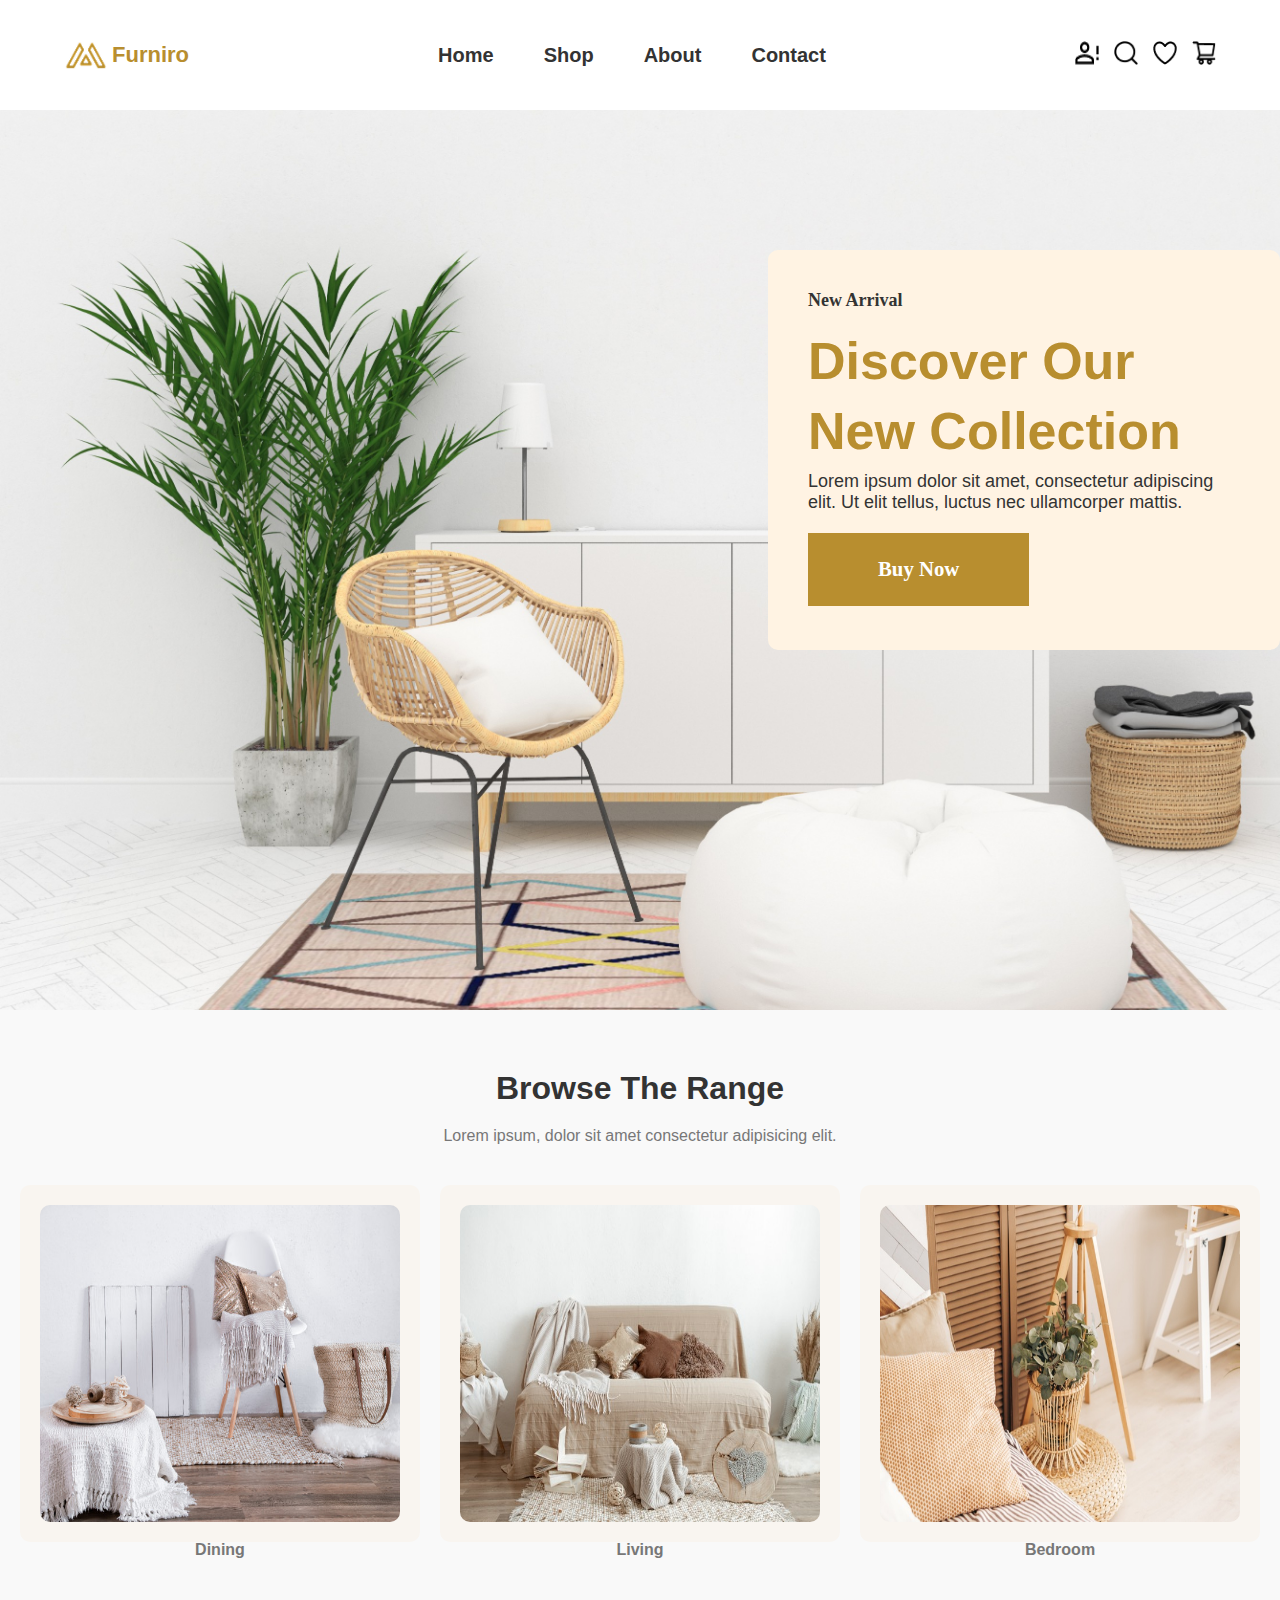
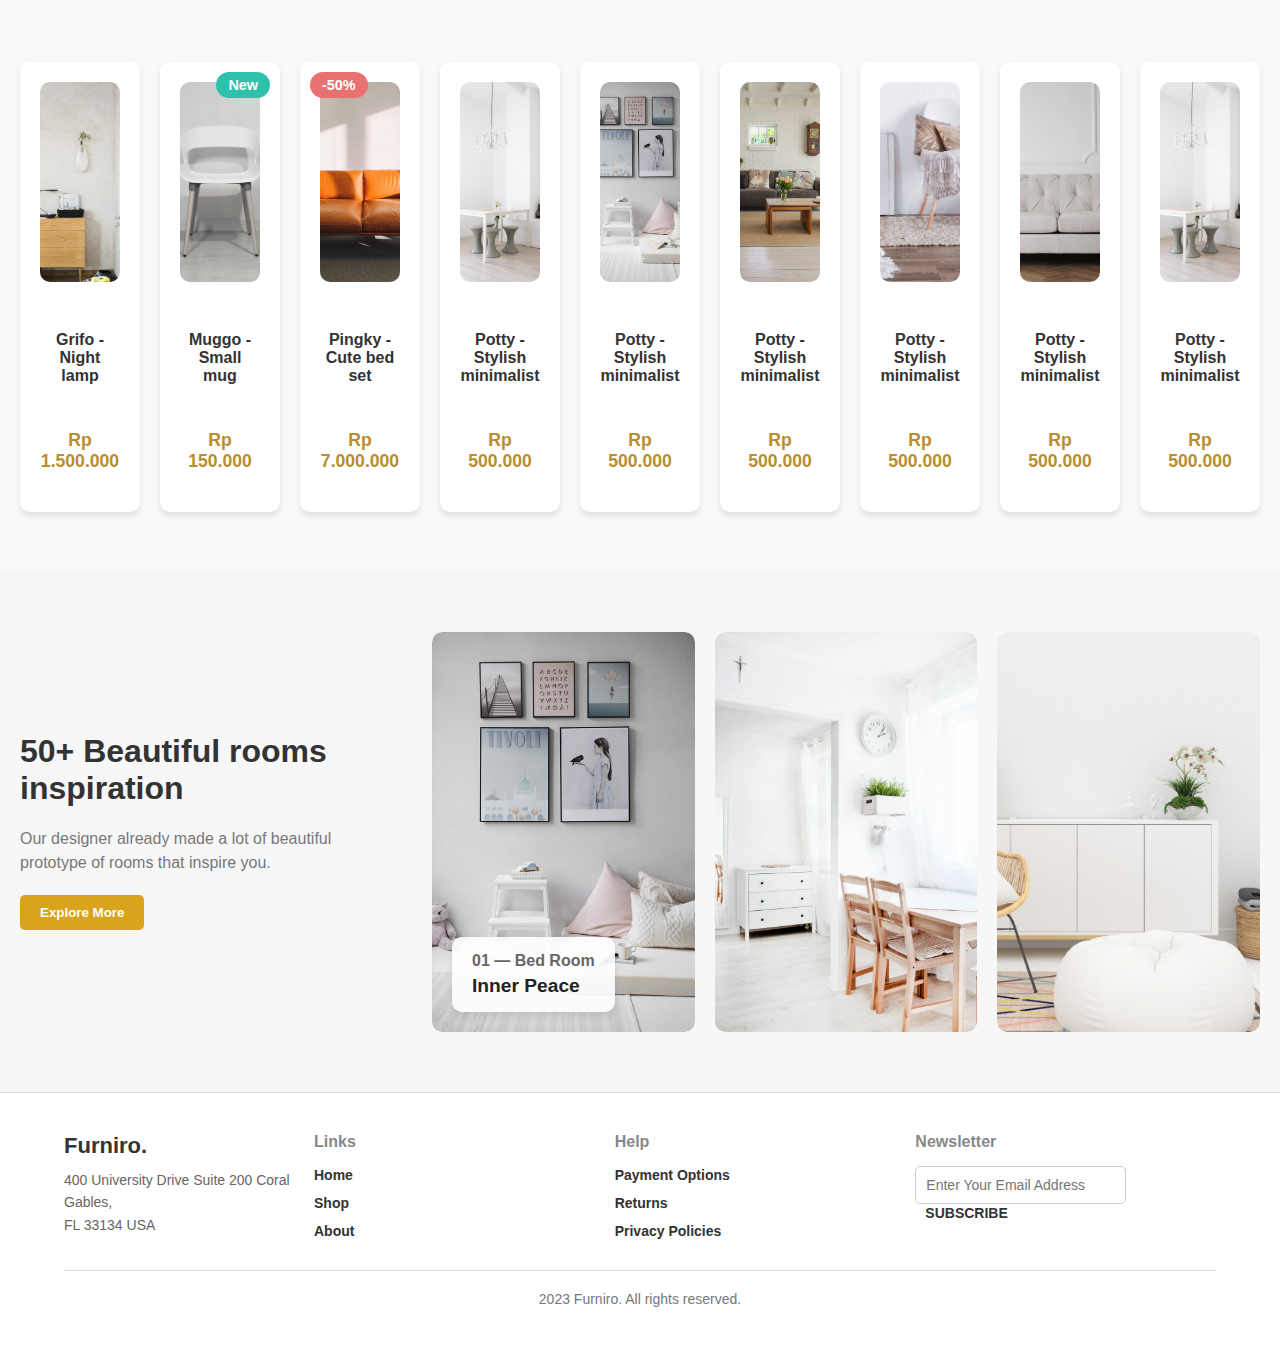
<file: index.html>
<!DOCTYPE html>
<html lang="en">
<head>
    <meta charset="UTF-8">
    <meta name="viewport" content="width=device-width, initial-scale=1.0">
    <title>Furniro - Home</title>
    <link rel="stylesheet" href="style.css">
</head>
<body>
    <header>
        <div class="logo-container">
            <img src="svg2/Meubel House_Logos-05.png" alt="Logo" width="43" height="30">
            <div class="logo">Furniro</div>
        </div>
        <nav>
            <ul>
                <li><a href="#">Home</a></li>
                <li><a href="shop.html">Shop</a></li>
                <li><a href="#">About</a></li>
                <li><a href="#">Contact</a></li>
            </ul>
        </nav>
        <div class="icons">
            <span><img src="svg2/Vector (1).png" alt="Account"></span>
            <span><img src="svg2/Vector (2).png" alt="Search"></span>
            <span><img src="svg2/Vector(4).png" alt="Wishlist"></span>
            <span><img src="svg2/Vector.png" alt="Cart"></span>
        </div>
    </header>
    
    <section class="banner">
        <div class="banner-text">
            <p class="small-text">New Arrival</p>
            <h2>Discover Our</h2>
            <h2>New Collection</h2>
            <p>Lorem ipsum dolor sit amet, consectetur adipiscing elit. Ut elit tellus, luctus nec ullamcorper mattis.</p>
            <button><h5>Buy Now</h5></button>
        </div>
    </section>
    
    
    <section class="categories">
        <h2>Browse The Range</h2>
        <p>Lorem ipsum, dolor sit amet consectetur adipisicing elit.</p>
        <div class="category-grid">
            <div class="category">
                <img src="images/4bdba3a6bef9d68df2d9a06e32e96c61.png" alt="Dining">
                <p>Dining</p>
            </div>
            <div class="category">
                <img src="images/f3961ca2b1edab00f7a7640b3c2ed666.png" alt="Living">
                <p>Living</p>
            </div>
            <div class="category">
                <img src="images/ec6e291e21c9694ce22e6c5b50d777fe.png" alt="Bedroom">
                <p>Bedroom</p>
            </div>
        </div>
    </section>
    
    <section class="products">
        <div class="product-grid">
      
          <!-- Product 5 -->
          <div class="product">
            <img src="images/25a06a33769af9bf5fe8f8ed81ce75d8.png" alt="Grifo">
            <div class="product-overlay">
              <button>Add to cart</button>
              <div class="product-actions">
                <span>Share</span>
                <span>Compare</span>
                <span>Like</span>
              </div>
            </div>
            <p class="product-name">Grifo - Night lamp</p>
            <p class="product-price">Rp 1.500.000</p>
          </div>
      
          <!-- Product 6 -->
          <div class="product">
            <img src="images/bdb0310fb379a6b1828809d2c0652533.png" alt="Muggo">
            <div class="new-tag">New</div>
            <div class="product-overlay">
              <button>Add to cart</button>
              <div class="product-actions">
                <span>Share</span>
                <span>Compare</span>
                <span>Like</span>
              </div>
            </div>
            <p class="product-name">Muggo - Small mug</p>
            <p class="product-price">Rp 150.000</p>
          </div>
      
          <!-- Product 7 -->
          <div class="product">
            <img src="images/3d98b27fb98ee49958d7089f10d39dfe.jpg" alt="Pingky">
            <div class="discount">-50%</div>
            <div class="product-overlay">
              <button>Add to cart</button>
              <div class="product-actions">
                <span>Share</span>
                <span>Compare</span>
                <span>Like</span>
              </div>
            </div>
            <p class="product-name">Pingky - Cute bed set</p>
            <p class="product-price">Rp 7.000.000</p>
          </div>
      
          <!-- Product 8 -->
          <div class="product">
            <img src="images/43eebd52ea72d60650f31030ec4bf7e6.png" alt="Potty">
            <div class="product-overlay">
              <button>Add to cart</button>
              <div class="product-actions">
                <span>Share</span>
                <span>Compare</span>
                <span>Like</span>
              </div>
            </div>
            <p class="product-name">Potty - Stylish minimalist</p>
            <p class="product-price">Rp 500.000</p>
          </div>
      
          <div class="product">
            <img src="images/4961c3801f4c07439f27b13468e5e545.png" alt="Potty">
            <div class="product-overlay">
              <button>Add to cart</button>
              <div class="product-actions">
                <span>Share</span>
                <span>Compare</span>
                <span>Like</span>
              </div>
            </div>
            <p class="product-name">Potty - Stylish minimalist</p>
            <p class="product-price">Rp 500.000</p>
          </div>

          <div class="product">
            <img src="images/4a5dbc0c29efbae1beca6ab40dd9b598.jpg" alt="Potty">
            <div class="product-overlay">
              <button>Add to cart</button>
              <div class="product-actions">
                <span>Share</span>
                <span>Compare</span>
                <span>Like</span>
              </div>
            </div>
            <p class="product-name">Potty - Stylish minimalist</p>
            <p class="product-price">Rp 500.000</p>
          </div>

          <div class="product">
            <img src="images//4bdba3a6bef9d68df2d9a06e32e96c61.png" alt="Potty">
            <div class="product-overlay">
              <button>Add to cart</button>
              <div class="product-actions">
                <span>Share</span>
                <span>Compare</span>
                <span>Like</span>
              </div>
            </div>
            <p class="product-name">Potty - Stylish minimalist</p>
            <p class="product-price">Rp 500.000</p>
          </div>

          <div class="product">
            <img src="images//7c62fb49f7d4a1a6a5dc5959b40150ed.png" alt="Potty">
            <div class="product-overlay">
                
              <button>Add to cart</button>
              <div class="new-tag">New</div>
              <div class="product-actions">
                <span>Share</span>
                <span>Compare</span>
                <span>Like</span>
              </div>
            </div>
            <p class="product-name">Potty - Stylish minimalist</p>
            <p class="product-price">Rp 500.000</p>
          </div>

          <div class="product">
            <img src="images/43eebd52ea72d60650f31030ec4bf7e6.png" alt="Potty">
            <div class="product-overlay">
              <button>Add to cart</button>
              <div class="product-actions">
                <span>Share</span>
                <span>Compare</span>
                <span>Like</span>
              </div>
            </div>
            <p class="product-name">Potty - Stylish minimalist</p>
            <p class="product-price">Rp 500.000</p>
          </div>
        </div>
      </section>
      
    </section>

    <section class="inspiration">
        <div class="inspiration-text">
          <h2>50+ Beautiful rooms inspiration</h2>
          <p>Our designer already made a lot of beautiful prototype of rooms that inspire you.</p>
          <button>Explore More</button>
        </div>
      
        <div class="inspiration-grid">
          <div class="inspiration-item">
            <img src="images/4961c3801f4c07439f27b13468e5e545.png" alt="Room 1">
            <div class="inspiration-overlay">
              <h4>01 — Bed Room</h4>
              <p>Inner Peace</p>
            </div>
          </div>
      
          <div class="inspiration-item">
            <img src="images/d1b18b523420e79dda1e92951ecde49b.png" alt="Room 2">
          </div>
      
          <div class="inspiration-item">
            <img src="images/a11f805aade2224f1d6658764a2395df.jpg" alt="Room 3">
          </div>
        </div>
      </section>
      
      <footer>
        <div class="footer-content">
            <div class="footer-left">
                <h3>Furniro.</h3>
                <p>400 University Drive Suite 200 Coral Gables,<br> FL 33134 USA</p>
            </div>
            <div class="footer-links">
                <h4>Links</h4>
                <ul>
                    <li><a href="#">Home</a></li>
                    <li><a href="#">Shop</a></li>
                    <li><a href="#">About</a></li>
                </ul>
            </div>
            <div class="footer-help">
                <h4>Help</h4>
                <ul>
                    <li><a href="#">Payment Options</a></li>
                    <li><a href="#">Returns</a></li>
                    <li><a href="#">Privacy Policies</a></li>
                </ul>
            </div>
            <div class="newsletter">
                <h4>Newsletter</h4>
                <input type="email" placeholder="Enter Your Email Address">
                <button>SUBSCRIBE</button>
            </div>
        </div>
        <p class="footer-bottom">2023 Furniro. All rights reserved.</p>
    </footer>
</body>
</html>
</file>
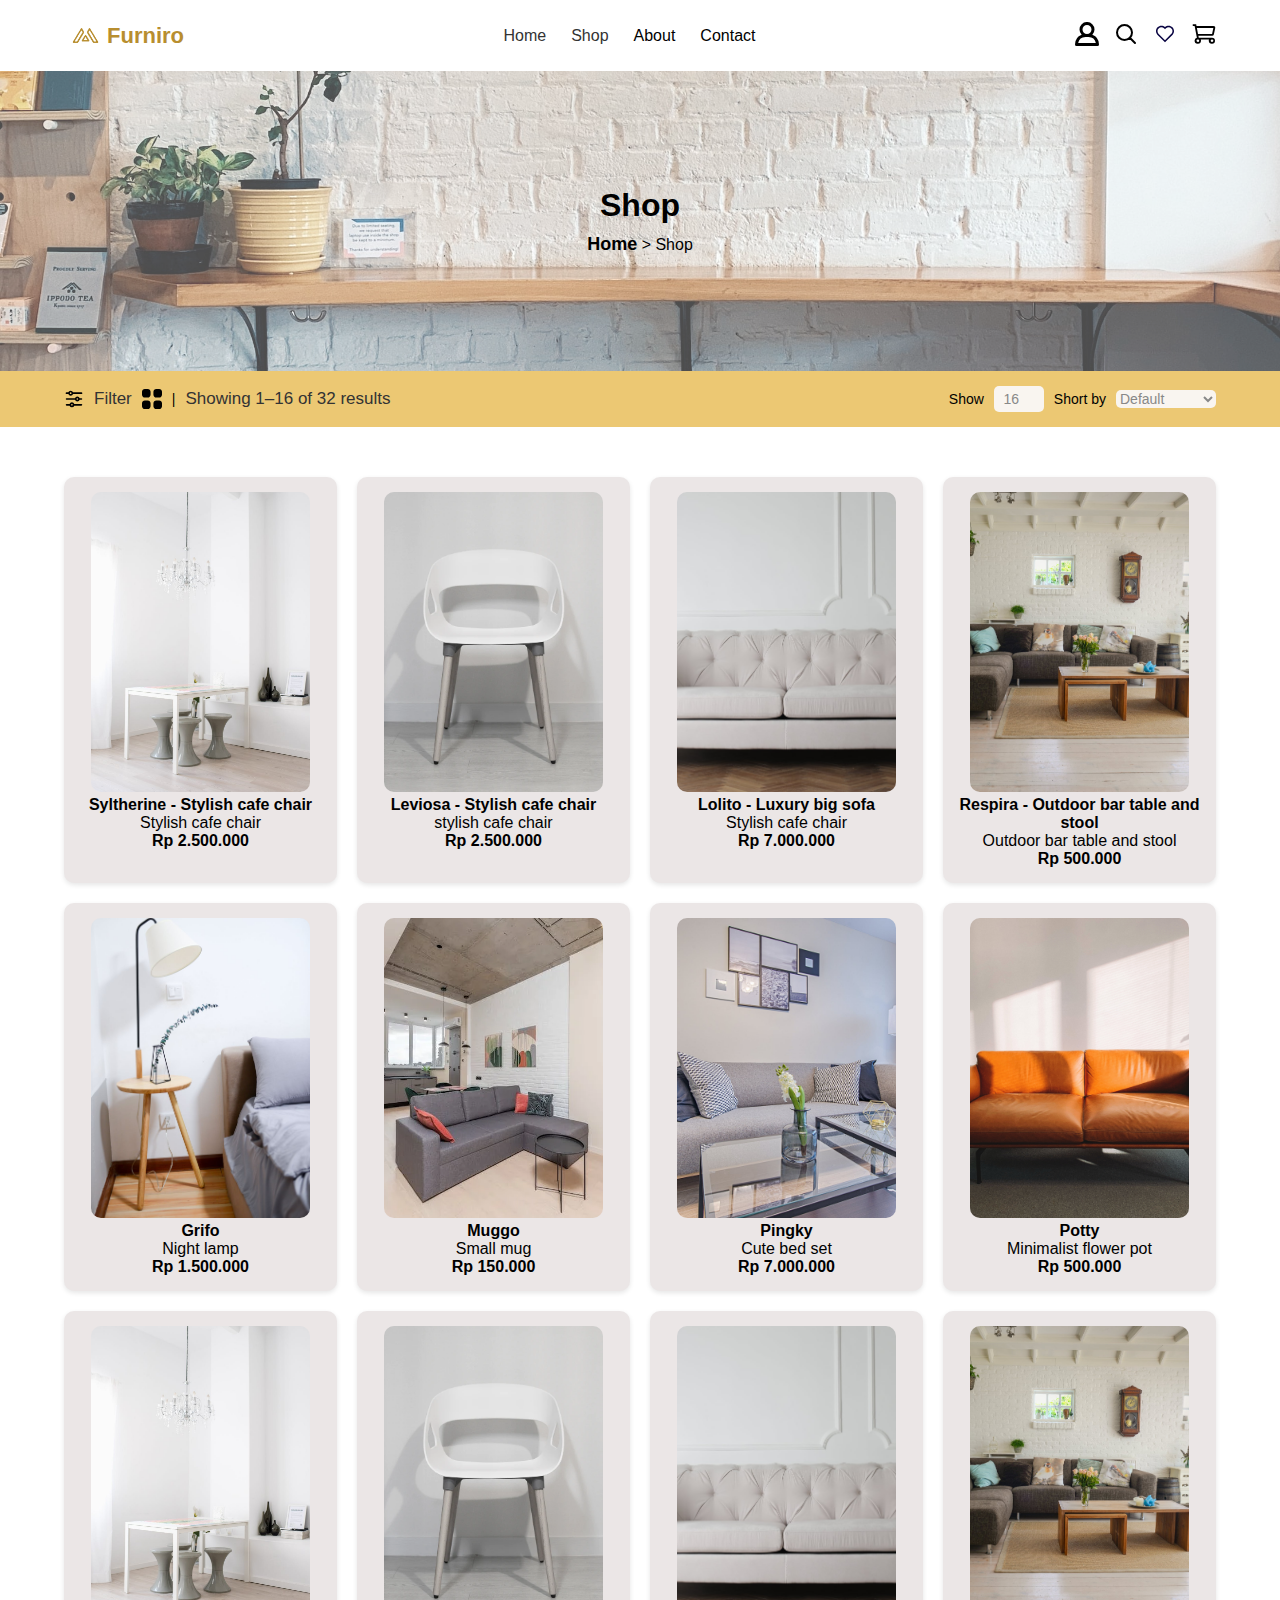
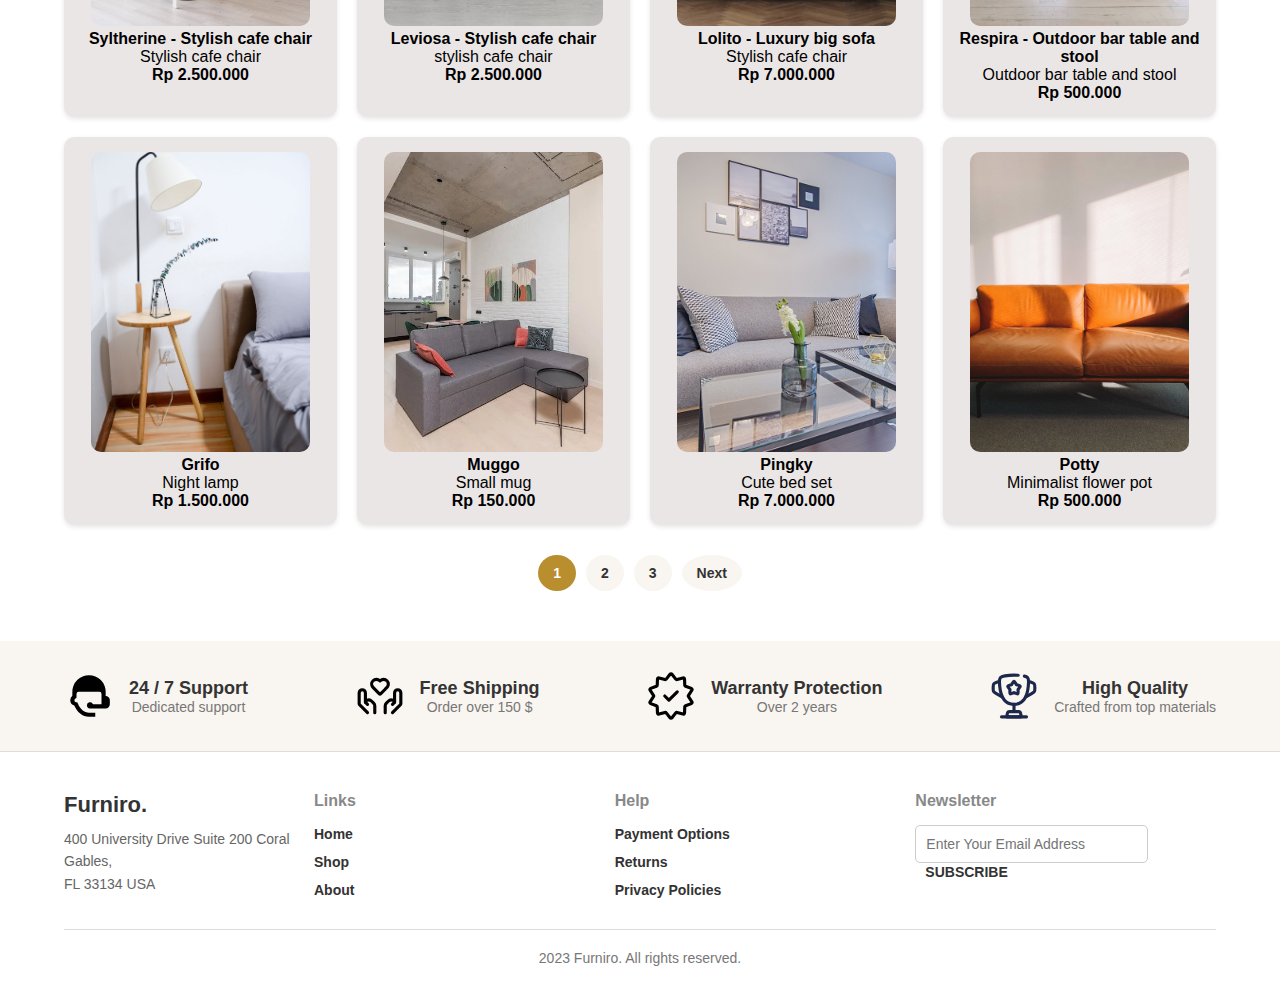
<file: shop.html>
<!DOCTYPE html>
<html lang="en">
<head>
    <meta charset="UTF-8">
    <meta name="viewport" content="width=device-width, initial-scale=1.0">
    <title>Shop - Furniro</title>
    <link rel="stylesheet" href="shop.css">
</head>
<body>
    <!-- النافبار -->
    <header>
        <div class="navbar">
            <!-- اللوغو -->
            <div class="logo-container">
                <img src="images/a74736d502746301ed573ed8940fc322.png" alt="Logo" width="43" height="41">
                <div class="logo">Furniro</div>
            </div>

            <!-- القائمة -->
            <nav>
                <ul>
                    <li><a href="index.html">Home</a></li>
                    <li><a href="shop.html" class="active">Shop</a></li>
                    <li>About</li>
                    <li>Contact</li>
                </ul>
            </nav>

            <!-- الأيقونات -->
            <div class="icons">
                <span><img src="svg/account-avatar-person-svgrepo-com.svg" alt="Account" width="24" height="24"></span>
                <span><img src="svg/search-svgrepo-com.svg" alt="Search" width="24" height="24"></span>
                <span><img src="svg/favorite-svgrepo-com.svg" alt="Wishlist" width="24" height="24"></span>
                <span><img src="svg/shopping-cart-svgrepo-com.svg" alt="Cart" width="24" height="24"></span>
            </div>
        </div>
    </header>

    <!-- قسم الهيدر مع الخلفية -->
    <section class="background-container">
        <div class="overlay-content">
            <h1>Shop</h1>
            <p><a href="index.html">Home</a> > Shop</p>
        </div>
    </section>

    <!-- شريط التحكم -->
    <section class="shop-toolbar">
        <div class="toolbar-left">
            <img src="svg/filter-horizontal-svgrepo-com.svg" alt="Filter" class="icon">
            <span>Filter</span>
            <img src="svg/grid-svgrepo-com.svg" alt="Grid View" class="icon">
            | <span>Showing 1–16 of 32 results</span> 
        </div>
        <div class="toolbar-right">
            <label for="show">Show</label>
            <input type="number" id="show" value="16">
        
            <label for="sort">Short by</label>
            <select id="sort">
                <option value="default">Default</option>
            </select>
        </div>
    </section>


    <section class="products">
        <div class="product-grid">
            <!-- Product 1 -->
            <div class="product">
                <img src="images/43eebd52ea72d60650f31030ec4bf7e6.png" alt="Syltherine">
                <div class="product-overlay">
                    <button>
                        <a href="pro.html">Add to cart</a>
                    </button>
                    <div class="product-actions">
                        <span class="share">Share</span>
                        <span class="compare">Compare</span>
                        <span class="like">Like</span>
                    </div>
                </div>
                <p class="product-name">Syltherine - Stylish cafe chair</p>
                <p class="lone">Stylish cafe chair</p>
                <p class="product-name">Rp 2.500.000</p>
            </div>
    
            <!-- Product 2 -->
            <div class="product">
                <img src="images/bdb0310fb379a6b1828809d2c0652533.png" alt="Leviosa">
                <div class="product-overlay">
                    <button>Add to cart</button>
                    <div class="product-actions">
                        <span class="share">Share</span>
                        <span class="compare">Compare</span>
                        <span class="like">Like</span>
                    </div>
                </div>
                <p class="product-name">Leviosa - Stylish cafe chair</p>
                <p class="lone">stylish cafe chair </p>
                <p class="product-name">Rp 2.500.000</p>
            </div>
    
            <!-- Product 3 -->
            <div class="product">
                <img src="images/7c62fb49f7d4a1a6a5dc5959b40150ed.png" alt="Lolito">
                <div class="product-overlay">
                    <button>Add to cart</button>
                    <div class="product-actions">
                        <span class="share">Share</span>
                        <span class="compare">Compare</span>
                        <span class="like">Like</span>
                    </div>
                </div>
                <p class="product-name">Lolito - Luxury big sofa</p>
                <p class="lone">Stylish cafe chair</p>
                <p class="product-name">Rp 7.000.000</p>
            </div>
    
            <!-- Product 4 -->
            <div class="product">
                <img src="images/4a5dbc0c29efbae1beca6ab40dd9b598.jpg" alt="Respira">
                <div class="product-overlay">
                    <button>Add to cart</button>
                    <div class="product-actions">
                        <span class="share">Share</span>
                        <span class="compare">Compare</span>
                        <span class="like">Like</span>
                    </div>
                </div>
                <p class="product-name">Respira - Outdoor bar table and stool</p>
                <p class="lone">Outdoor bar table and stool</p>
                <p class="product-name">Rp 500.000</p>
            </div>
    
            <!-- Product 5 -->
            <div class="product">
                <img src="images/a7c05024ab4e27374edb12195b6559e2.png" alt="Grifo">
                <div class="product-overlay">
                    <button>Add to cart</button>
                    <div class="product-actions">
                        <span class="share">Share</span>
                        <span class="compare">Compare</span>
                        <span class="like">Like</span>
                    </div>
                </div>
                <p class="product-name">Grifo</p>
                <p class="lone">Night lamp </p>
                <p class="product-name">Rp 1.500.000</p>
            </div>
    
            <!-- Product 6 -->
            <div class="product">
                <img src="images/ea43a4c55f9e28aa3592f17ff47a4303.png" alt="Muggo">
                <div class="product-overlay">
                    <button>Add to cart</button>
                    <div class="product-actions">
                        <span class="share">Share</span>
                        <span class="compare">Compare</span>
                        <span class="like">Like</span>
                    </div>
                </div>
                <p class="product-name">Muggo</p>
                <p class="lone">Small mug</p>
                <p class="product-name">Rp 150.000</p>
            </div>
    
            <!-- Product 7 -->
            <div class="product">
                <img src="images/e77ede2f478b2f26210bd264978981f6.jpg" alt="Pingky">
                <div class="product-overlay">
                    <button>Add to cart</button>
                    <div class="product-actions">
                        <span class="share">Share</span>
                        <span class="compare">Compare</span>
                        <span class="like">Like</span>
                    </div>
                </div>
                <p class="product-name">Pingky</p>
                <p class="lone">Cute bed set</p>
                <p class="product-name">Rp 7.000.000</p>
            </div>
    
            <!-- Product 8 -->
            <div class="product">
                <img src="images/3d98b27fb98ee49958d7089f10d39dfe.jpg" alt="Potty">
                <div class="product-overlay">
                    <button>Add to cart</button>
                    <div class="product-actions">
                        <span class="share">Share</span>
                        <span class="compare">Compare</span>
                        <span class="like">Like</span>
                    </div>
                </div>
                <p class="product-name">Potty</p>
                <p class="lone">Minimalist flower pot</p>
                <p class="product-name">Rp 500.000</p>
            </div>
            <!-- Product 1 -->
            <div class="product">
                <img src="images/43eebd52ea72d60650f31030ec4bf7e6.png" alt="Syltherine">
                <div class="product-overlay">
                    <button>Add to cart</button>
                    <div class="product-actions">
                        <span class="share">Share</span>
                        <span class="compare">Compare</span>
                        <span class="like">Like</span>
                    </div>
                </div>
                <p class="product-name">Syltherine - Stylish cafe chair</p>
                <p class="lone">Stylish cafe chair</p>
                <p class="product-name">Rp 2.500.000</p>
            </div>
    
            <!-- Product 2 -->
            <div class="product">
                <img src="images/bdb0310fb379a6b1828809d2c0652533.png" alt="Leviosa">
                <div class="product-overlay">
                    <button>Add to cart</button>
                    <div class="product-actions">
                        <span class="share">Share</span>
                        <span class="compare">Compare</span>
                        <span class="like">Like</span>
                    </div>
                </div>
                <p class="product-name">Leviosa - Stylish cafe chair</p>
                <p class="lone">stylish cafe chair </p>

                <p class="product-name">Rp 2.500.000</p>
            </div>
    
            <!-- Product 3 -->
            <div class="product">
                <img src="images/7c62fb49f7d4a1a6a5dc5959b40150ed.png" alt="Lolito">
                <div class="product-overlay">
                    <button>Add to cart</button>
                    <div class="product-actions">
                        <span class="share">Share</span>
                        <span class="compare">Compare</span>
                        <span class="like">Like</span>
                    </div>
                </div>
                <p class="product-name">Lolito - Luxury big sofa</p>
                <p class="lone">Stylish cafe chair</p>

                <p class="product-name">Rp 7.000.000</p>
            </div>
    
            <!-- Product 4 -->
            <div class="product">
                <img src="images/4a5dbc0c29efbae1beca6ab40dd9b598.jpg" alt="Respira">
                <div class="product-overlay">
                    <button>Add to cart</button>
                    <div class="product-actions">
                        <span class="share">Share</span>
                        <span class="compare">Compare</span>
                        <span class="like">Like</span>
                    </div>
                </div>
                <p class="product-name">Respira - Outdoor bar table and stool</p>
                <p class="lone">Outdoor bar table and stool</p>

                <p class="product-name">Rp 500.000</p>
            </div>
    
            <!-- Product 5 -->
            <div class="product">
                <img src="images/a7c05024ab4e27374edb12195b6559e2.png" alt="Grifo">
                <div class="product-overlay">
                    <button>Add to cart</button>
                    <div class="product-actions">
                        <span class="share">Share</span>
                        <span class="compare">Compare</span>
                        <span class="like">Like</span>
                    </div>
                </div>
                <p class="product-name">Grifo</p>
                <p class="lone">Night lamp </p>

                <p class="product-name">Rp 1.500.000</p>
            </div>
    
            <!-- Product 6 -->
            <div class="product">
                <img src="images/ea43a4c55f9e28aa3592f17ff47a4303.png" alt="Muggo">
                <div class="product-overlay">
                    <button>Add to cart</button>
                    <div class="product-actions">
                        <span class="share">Share</span>
                        <span class="compare">Compare</span>
                        <span class="like">Like</span>
                    </div>
                </div>
                <p class="product-name">Muggo</p>
                <p class="lone">Small mug</p>

                <p class="product-name">Rp 150.000</p>
            </div>
    
            <!-- Product 7 -->
            <div class="product">
                <img src="images/e77ede2f478b2f26210bd264978981f6.jpg" alt="Pingky">
                <div class="product-overlay">
                    <button>Add to cart</button>
                    <div class="product-actions">
                        <span class="share">Share</span>
                        <span class="compare">Compare</span>
                        <span class="like">Like</span>
                    </div>
                </div>
                <p class="product-name">Pingky</p>
                <p class="lone">Cute bed set</p>

                <p class="product-name">Rp 7.000.000</p>
            </div>
    
            <!-- Product 8 -->
            <div class="product">
                <img src="images/3d98b27fb98ee49958d7089f10d39dfe.jpg" alt="Potty">
                <div class="product-overlay">
                    <button>Add to cart</button>
                    <div class="product-actions">
                        <span class="share">Share</span>
                        <span class="compare">Compare</span>
                        <span class="like">Like</span>
                    </div>
                </div>
                <p class="product-name">Potty</p>
                <p class="lone">Minimalist flower pot</p>

                <p class="product-name">Rp 500.000</p>
            </div>
        </div>
<!-- Pagination Section -->
<div class="pagination">
    <button class="page active">1</button>
    <button class="page">2</button>
    <button class="page">3</button>
    <button class="next">Next</button>
</div>
    </section>
    <section class="features">
        <div class="feature">
            <img src="svg/support-svgrepo-com.svg" alt="Support" width="50" height="50">
            <div>
                <h3>24 / 7 Support</h3>
                <p>Dedicated support</p>
            </div>
        </div>
        <div class="feature">
            <img src="svg/donate-svgrepo-com.svg" alt="Free Shipping" width="50" height="50">
            <div>
                <h3>Free Shipping</h3>
                <p>Order over 150 $</p>
            </div>
        </div>
        <div class="feature">
            <img src="svg/verified-badge-svgrepo-com.svg" alt="Warranty Protection" width="50" height="50">
            <div>
                <h3>Warranty Protection</h3>
                <p>Over 2 years</p>
            </div>
        </div>
        <div class="feature">
            <img src="svg/cup-star-svgrepo-com.svg" alt="High Quality" width="50" height="50">
            <div>
                <h3>High Quality</h3>
                <p>Crafted from top materials</p>
            </div>
        </div>
    </section>
    
    <footer>
        <div class="footer-content">
            <div class="footer-left">
                <h3>Furniro.</h3>
                <p>400 University Drive Suite 200 Coral Gables,<br> FL 33134 USA</p>
            </div>
            <div class="footer-links">
                <h4>Links</h4>
                <ul>
                    <li><a href="#">Home</a></li>
                    <li><a href="#">Shop</a></li>
                    <li><a href="#">About</a></li>
                </ul>
            </div>
            <div class="footer-help">
                <h4>Help</h4>
                <ul>
                    <li><a href="#">Payment Options</a></li>
                    <li><a href="#">Returns</a></li>
                    <li><a href="#">Privacy Policies</a></li>
                </ul>
            </div>
            <div class="newsletter">
                <h4>Newsletter</h4>
                <input type="email" placeholder="Enter Your Email Address">
                <button>SUBSCRIBE</button>
            </div>
        </div>
        <p class="footer-bottom">2023 Furniro. All rights reserved.</p>
    </footer>
    
</body>
</html>
</file>
<file: shop.css>
/* 🔹 ضبط النافبار */
*{
    padding: 0;
    margin: 0;
    font-family: 'Segoe UI', Tahoma, Geneva, Verdana, sans-serif
}

header {
    display: flex;
    justify-content: space-between;
    align-items: center;
    padding: 15px 5%;
    background: #FFF;
    width: 90%;
    top: 0;
    left: 0;
    box-shadow: 0 2px 10px rgba(0, 0, 0, 0.1);
    z-index: 1000;
}

/* 🔹 ضبط الحاوية الرئيسية للنافبار */
.navbar {
    display: flex;
    align-items: center;
    width: 100%;
    justify-content: space-between;
}

/* 🔹 ضبط اللوغو */
.logo-container {
    display: flex;
    align-items: center;
}

.logo {
    font-size: 22px;
    font-weight: bold;
    color: #B88E2F;
}

/* 🔹 ضبط القائمة */
nav ul {
    list-style: none;
    display: flex;
    gap: 25px;
}

nav ul li a {
    text-decoration: none;
    color: #333;
    font-weight: 500;
    font-size: 16px;
}

/* 🔹 الأيقونات */
.icons {
    display: flex;
    gap: 15px;
    align-items: center;
}

.icons span img {
    width: 24px;
    height: 24px;
    cursor: pointer;
}
/* الخلفية */
.background-container {
    position: relative;
    background: url('images/ff74c027a1888544144abe4be6e02cbf.jpg') no-repeat center center/cover;
    height: 300px;
    display: flex;
    justify-content: center;
    align-items: center;
    text-align: center;
}

/* الطبقة السوداء */
.background-container::before {
    content: "";
    position: absolute;
    top: 0;
    left: 0;
    width: 100%;
    height: 100%;
    background: rgba(255, 255, 255, 0.3); /* تعديل قيمة الشفافية حسب الحاجة */
}

/* النص فوق الخلفية */
.overlay-content {
    position: relative; /* لجعل النص يظهر فوق الطبقة السوداء */
    color: rgb(0, 0, 0);
    z-index: 2;
}

.overlay-content h1 {
    font-size: 32px;
    color: rgb(0, 0, 0);
    font-weight: bold;
    margin-bottom: 10px;
}

.overlay-content p a {
    color: #000000;
    text-decoration: none;
    font-weight: bold;
    font-size: large;
}

.shop-header h1 {
    font-size: 36px;
    font-weight: bold;
    color: black;
}

/* شريط التحكم */
.shop-toolbar {
    display: flex;
    justify-content: space-between;
    align-items: center;
    padding: 15px 5%;
    background: #ecc873;
    font-size: 14px;
}
.toolbar-left {
    display: flex;
    align-items: center;
    gap: 10px;
}
.icon {
    width: 20px; /* يمكنك تعديل الحجم */
    height: 20px; /* يمكنك تعديل الحجم */
    vertical-align: middle; /* لضمان أن الأيقونات بمستوى النص */
}
.toolbar-left span {
    font-size: 17px;
    color: #333;
}
.toolbar-right {
    display: flex;
    align-items: center;
    gap: 10px;
}

.toolbar-right input {
    width: 40px;
    text-align: center;
    border: none;
    background: #F9F5F0; /* لون الخلفية */
    color: #888; /* لون النص */
    font-size: 14px;
    padding: 5px;
    border-radius: 5px;
    outline: none;
    cursor: pointer;

}

.toolbar-right select {
    width: 100px;
    border: none;
    background: #F9F5F0;
    color: #888;
    font-size: 14px;
    border-radius: 5px;
    outline: none;
    cursor: pointer;
}
.products {
    text-align: center;
    padding: 50px 5%;
}

.product-grid {
    display: grid;
    grid-template-columns: repeat(4, 1fr);
    gap: 20px;
}

.product {
    background: #ebe6e6;
    padding: 15px;
    box-shadow: 0 2px 5px rgba(0, 0, 0, 0.1);
    border-radius: 10px;
    text-align: center;
    position: relative;
    overflow: hidden;
}

.product img {
    width: 90%;
    height: 300px;
    object-fit: cover;
    border-radius: 10px;
}

/* عند التحويم على المنتج */
.product-overlay {
    position: absolute;
    top: 0;
    left: 0;
    width: 100%;
    height: 100%;
    display: flex;
    flex-direction: column;
    justify-content: center;
    align-items: center;
    background: rgba(0, 0, 0, 0.274);
    opacity: 0;
    transition: opacity 0.3s ease-in-out;
}

.product:hover .product-overlay {
    opacity: 1;
}

.product-overlay button {
    background: #b88f2fb6;
    color: #FFF;
    border: none;
    padding: 10px 15px;
    font-size: 14px;
    cursor: pointer;
    border-radius: 8px;
    margin-bottom: 10px;
}

.product-actions {
    display: flex;
    gap: 4px;
}
.product-name{
    font-weight: bold;

}
.product-actions span {
    color: white;
    font-size: 12px;
    background: rgba(0, 0, 0, 0.281);
    padding: 5px 10px;
    border-radius: 5px;
}

/* تصميم زر التبديل بين الصفحات */
.pagination {
    display: flex;
    justify-content: center;
    gap: 10px;
    margin-top: 30px;
}

.pagination .page,
.pagination .next {
    border: none;
    padding: 10px 15px;
    background: #F9F5F0;
    color: #333;
    font-size: 14px;
    font-weight: bold;
    cursor: pointer;
    border-radius: 50%;
}

.pagination .page.active {
    background: #B88E2F;
    color: white;
}

.pagination .page:hover,
.pagination .next:hover {
    background: #D6B35F;
}
.features {
    display: flex;
    justify-content: space-between;
    align-items: center;
    background: #F9F5F0;
    padding: 30px 5%;
    text-align: center;
}

.feature {
    display: flex;
    align-items: center;
    gap: 15px;
}

.feature img {
    width: 50px;
    height: 50px;
}

.feature h3 {
    font-size: 18px;
    font-weight: bold;
    color: #333;
}

.feature p {
    font-size: 14px;
    color: #777;
}
footer {
    background: #FFF;
    padding: 40px 5%;
    color: #333;
    border-top: 1px solid #ddd;
}

.footer-content {
    display: flex;
    justify-content: space-between;
    flex-wrap: wrap;
    padding-bottom: 20px;
}

.footer-left {
    max-width: 250px;
}

.footer-left h3 {
    font-size: 22px;
    font-weight: bold;
    margin-bottom: 10px;
}

.footer-left p {
    font-size: 14px;
    color: #666;
    line-height: 1.6;
}

.footer-links, .footer-help, .newsletter {
    flex: 1;
    min-width: 200px;
}

.footer-links h4, .footer-help h4, .newsletter h4 {
    font-size: 16px;
    font-weight: bold;
    margin-bottom: 15px;
    color: #888;
}

.footer-links ul, .footer-help ul {
    list-style: none;
    padding: 0;
}

.footer-links ul li, .footer-help ul li {
    margin-bottom: 10px;
}

.footer-links ul li a, .footer-help ul li a {
    text-decoration: none;
    color: #333;
    font-size: 14px;
    font-weight: bold;
}

.footer-links ul li a:hover, .footer-help ul li a:hover {
    color: #B88E2F;
}

.newsletter input {
    width: 70%;
    padding: 10px;
    border: 1px solid #ccc;
    border-radius: 5px;
    font-size: 14px;
}

.newsletter button {
    background: none;
    border: none;
    color: #333;
    font-size: 14px;
    font-weight: bold;
    cursor: pointer;
    margin-left: 10px;
}

.newsletter button:hover {
    color: #B88E2F;
}

.footer-bottom {
    text-align: center;
    padding-top: 20px;
    font-size: 14px;
    color: #777;
    border-top: 1px solid #ddd;
}
/* ✅ تحسين استجابة النافبار */
@media screen and (max-width: 768px) {


    

    .icons {
        gap: 10px;
        margin-top: 10px;
    }
}

/* ✅ تحسين استجابة خلفية الصفحة */
@media screen and (max-width: 768px) {
    .background-container {
        height: 200px; /* تقليل الارتفاع */
    }

    .overlay-content h1 {
        font-size: 24px;
    }

    .overlay-content p {
        font-size: 14px;
    }
}

/* ✅ تحسين استجابة شريط الأدوات */
@media screen and (max-width: 768px) {
    .shop-toolbar {
        flex-direction: column;
        gap: 10px;
    }

}

/* ✅ تحسين استجابة شبكة المنتجات */
@media screen and (max-width: 1024px) {
    .product-grid {
        grid-template-columns: repeat(2, 1fr); /* تقليل عدد الأعمدة */
    }
}

@media screen and (max-width: 600px) {
    .product-grid {
        grid-template-columns: repeat(1, 1fr); /* عرض منتج واحد في كل صف */
    }
}

/* ✅ تحسين استجابة التحكم في الصفحة (Pagination) */
@media screen and (max-width: 600px) {
    .pagination {
        flex-wrap: wrap;
        justify-content: center;
        gap: 5px;
    }

    .pagination .page,
    .pagination .next {
        padding: 8px 12px;
        font-size: 12px;
    }
}

/* ✅ تحسين استجابة قسم الميزات (Features) */
@media screen and (max-width: 768px) {
    .features {
        flex-direction: column;
        gap: 15px;
        text-align: center;
    }
}

/* ✅ تحسين استجابة الفوتر */
@media screen and (max-width: 768px) {
    .footer-content {
        gap: 20px;
        text-align: center;
    }
  
    .footer-links ul,
    .footer-help ul {
        text-align: center;
    }

   
}

/* ✅ معالجة المشاكل المتعلقة بتجاوز المحتوى */
@media screen and (max-width: 768px) {
    body {
        overflow-x: hidden; /* منع التمرير الجانبي */
    }

    .shop-toolbar {
        overflow-x: auto;
        white-space: nowrap;
    }
}
</file>
<file: style.css>
/* Reset and general styles */
* {
    margin: 0;
    padding: 0;
    box-sizing: border-box;
}

body {
    font-family: 'Poppins', sans-serif;
    background-color: #F9F5F0;
    color: #333;
}

/* Header Section */
header {
    display: flex;
    justify-content: space-between;
    align-items: center;
    padding: 40px 5%;
    background-color: #FFF;
    box-shadow: 0 2px 10px rgba(0, 0, 0, 0.1);
}

.logo-container {
    display: flex;
    align-items: center;
    gap: 5px;
}

.logo {
    font-size: 22px;
    font-weight: bold;
    color: #B88E2F;
}

nav ul {
    
    display: flex;
    gap: 50px;
    list-style: none;
}

nav ul li a {
    text-decoration: none;
    color: #333;
    font-weight: 500;
    font-size: 20px;
    font-weight: bold;

}

.icons {
    display: flex;
    gap: 15px;
    align-items: center;
    
}

.icons span img {
    width: 24px;
    height: 24px;
    cursor: pointer;
}

/* Banner Section */
.banner {
    background-image: url('images/a11f805aade2224f1d6658764a2395df.jpg'); /* Set the background image */
    background-size: cover;  /* Ensure the image covers the full section */
    height: 100vh;  /* Make the banner section take full viewport height */
    padding:  20px; /* Adjust padding as needed */
   
}

.banner-text {
    position: absolute;
    top: 50%;
    left: 60%;
    transform: translateY(-50%);
    background-color:#FFF3E3;
    padding: 40px;
    border-radius: 10px;
    max-width: 600px;
    height:400px;  /* Set a fixed height */
  

}


.banner h2 {
    color: #B88E2F;
    font-weight: bold;
    margin-bottom: 10px;  /* Adjusted margin */
    font-size: 52px;

}

.banner p {
    margin-bottom: 20px;
    font-size: 18px;
}

.small-text {
    font-family: Poppins;
    font-size: 14px;
    font-weight: bold;
    text-transform: capitalize;
    margin-bottom: 10px;
}

.banner button {
    background-color: #B88E2F;
    color: white;
    padding: 25px 70px;
    border: none;
    cursor: pointer;
    }

    .banner button{
        font-family: Poppins;
        font-size: 25px;
    }
/* Categories Section */
.categories {
    padding: 60px 20px;
    text-align: center;
}

.categories h2 {
    font-size: 2rem;
    margin-bottom: 20px;
}

.categories p {
    margin-bottom: 40px;
    color: #777;
}

.category-grid {
    display: flex;
    justify-content: space-between;
    gap: 20px;
}

.category {
    flex: 1;
    text-align: center;
    background-color: #F9F5F0;
    padding: 20px;
    border-radius: 10px;
}

.category img {
    width: 100%;
    height: 100%;
    border-radius: 10px;
}

.category p {
    font-weight: bold;
    margin-top: 15px;
}

/* Products Section */
body {
    font-family: 'Poppins', sans-serif;
    margin: 0;
    padding: 0;
    background-color: #f9f9f9;
  }

  .products {
    padding: 60px 20px;
    text-align: center;
  }

  .products h2 {
    font-size: 2rem;
    margin-bottom: 40px;
    font-weight: bold;
  }

  .product-grid {
    display: flex;
    justify-content: center;
    flex-wrap: wrap;
    gap: 20px;
  }

  .product {
    flex: 1;
    max-width: 22%;
    position: relative;
    background-color: #FFF;
    padding: 20px;
    border-radius: 10px;
    box-shadow: 0 4px 6px rgba(0, 0, 0, 0.1);
    text-align: center;
    display: flex;
    flex-direction: column;
    justify-content: space-between;
    height: 450px; /* ثابت لكل بطاقة */
  }
  .product:hover {
    transform: translateY(-5px);
  }

  .product img {
    width: 100%;
    height: 200px;  /* حجم موحّد للصور */
    object-fit: cover;
    border-radius: 10px;
  }

  .product-overlay {
    position: absolute;
    top: 0;
    left: 0;
    right: 0;
    bottom: 0;
    background-color: rgba(0, 0, 0, 0.3);
    display: flex;
    flex-direction: column;
    justify-content: center;
    align-items: center;
    visibility: hidden;
    opacity: 0;
    transition: 0.3s ease-in-out;
    border-radius: 10px;
  }

  .product:hover .product-overlay {
    visibility: visible;
    opacity: 1;
  }

  .product-overlay button {
    background-color: #B88E2F;
    color: white;
    padding: 12px 20px;
    border: none;
    border-radius: 5px;
    cursor: pointer;
    font-weight: bold;
  }

  .product-actions {
    display: flex;
    gap: 15px;
    margin-top: 15px;
  }

  .product-actions span {
    cursor: pointer;
    color: #fff;
    font-weight: bold;
  }

  .discount,
  .new-tag {
    position: absolute;
    top: 10px;
    padding: 5px 12px;
    border-radius: 50px;
    color: #fff;
    font-weight: bold;
    font-size: 0.9rem;
  }

  .discount {
    left: 10px;
    background-color: #E97171;
  }

  .new-tag {
    right: 10px;
    background-color: #2EC1AC;
  }

  .product-name {
    font-weight: bold;
    margin-top: 15px;
    font-size: 1rem;
  }

  .product-price {
    font-size: 1.1rem;
    font-weight: bold;
    margin: 10px 0 20px;
    color: #B88E2F;
  }

  .show-more {
    margin-top: 40px;
    background-color: white;
    color: #B88E2F;
    padding: 12px 30px;
    border: 2px solid #B88E2F;
    border-radius: 5px;
    font-weight: bold;
    cursor: pointer;
  }
/* Inspiration Section */
.inspiration {
    padding: 60px 20px;
    background-color: #f7f7f7;
    text-align: left;
    display: flex;
    align-items: center;
    justify-content: space-between;
    gap: 40px;
    flex-wrap: wrap;
  }
  
  .inspiration-text {
    flex: 1;
    max-width: 30%;
  }
  
  .inspiration-text h2 {
    font-size: 2rem;
    margin-bottom: 20px;
    font-weight: bold;
    color: #333;
  }
  
  .inspiration-text p {
    margin-bottom: 20px;
    color: #777;
    line-height: 1.5;
  }
  
  .inspiration-text button {
    padding: 10px 20px;
    background-color: #D9A31B;
    color: #fff;
    border: none;
    border-radius: 5px;
    font-weight: bold;
    cursor: pointer;
  }
  
  .inspiration-grid {
    flex: 2;
    display: flex;
    gap: 20px;
  }
  
  .inspiration-item {
    position: relative;
    flex: 1;
    overflow: hidden;
    border-radius: 10px;
  }
  
  .inspiration-item img {
    width: 100%;
    height: 400px;
    object-fit: cover;
    border-radius: 10px;
    display: block;
  }
  
  .inspiration-overlay {
    position: absolute;
    left: 20px;
    bottom: 20px;
    background-color: rgba(255, 255, 255, 0.9);
    color: #000;
    padding: 15px 20px;
    border-radius: 10px;
    max-width: 80%;
    box-shadow: 0 4px 8px rgba(0,0,0,0.1);
  }
  
  .inspiration-overlay h4 {
    margin: 0;
    font-size: 1rem;
    color: #666;
  }
  
  .inspiration-overlay p {
    font-size: 1.2rem;
    font-weight: bold;
    color: #222;
    margin-top: 5px;
  }
  
footer {
    background: #FFF;
    padding: 40px 5%;
    color: #333;
    border-top: 1px solid #ddd;
}

.footer-content {
    display: flex;
    justify-content: space-between;
    flex-wrap: wrap;
    padding-bottom: 20px;
}

.footer-left {
    max-width: 250px;
}

.footer-left h3 {
    font-size: 22px;
    font-weight: bold;
    margin-bottom: 10px;
}

.footer-left p {
    font-size: 14px;
    color: #666;
    line-height: 1.6;
}

.footer-links, .footer-help, .newsletter {
    flex: 1;
    min-width: 200px;
}

.footer-links h4, .footer-help h4, .newsletter h4 {
    font-size: 16px;
    font-weight: bold;
    margin-bottom: 15px;
    color: #888;
}

.footer-links ul, .footer-help ul {
    list-style: none;
    padding: 0;
}

.footer-links ul li, .footer-help ul li {
    margin-bottom: 10px;
}

.footer-links ul li a, .footer-help ul li a {
    text-decoration: none;
    color: #333;
    font-size: 14px;
    font-weight: bold;
}

.footer-links ul li a:hover, .footer-help ul li a:hover {
    color: #B88E2F;
}

.newsletter input {
    width: 70%;
    padding: 10px;
    border: 1px solid #ccc;
    border-radius: 5px;
    font-size: 14px;
}

.newsletter button {
    background: none;
    border: none;
    color: #333;
    font-size: 14px;
    font-weight: bold;
    cursor: pointer;
    margin-left: 10px;
}

.newsletter button:hover {
    color: #B88E2F;
}

.footer-bottom {
    text-align: center;
    padding-top: 20px;
    font-size: 14px;
    color: #777;
    border-top: 1px solid #ddd;
}
@media (max-width: 992px) {
    .inspiration {
      flex-direction: column;
      text-align: center;
    }
  
    .inspiration-text {
      max-width: 100%;
    }
  
    .inspiration-grid {
      flex-direction: column;
    }
  
    .inspiration-item img {
      height: 300px;
    }
  
    .inspiration-overlay {
      left: 10px;
      right: 10px;
      bottom: 10px;
      max-width: 90%;
      padding: 10px 15px;
    }
  
    .inspiration-overlay h4 {
      font-size: 0.9rem;
    }
  
    .inspiration-overlay p {
      font-size: 1.1rem;
    }
  }
</file>
